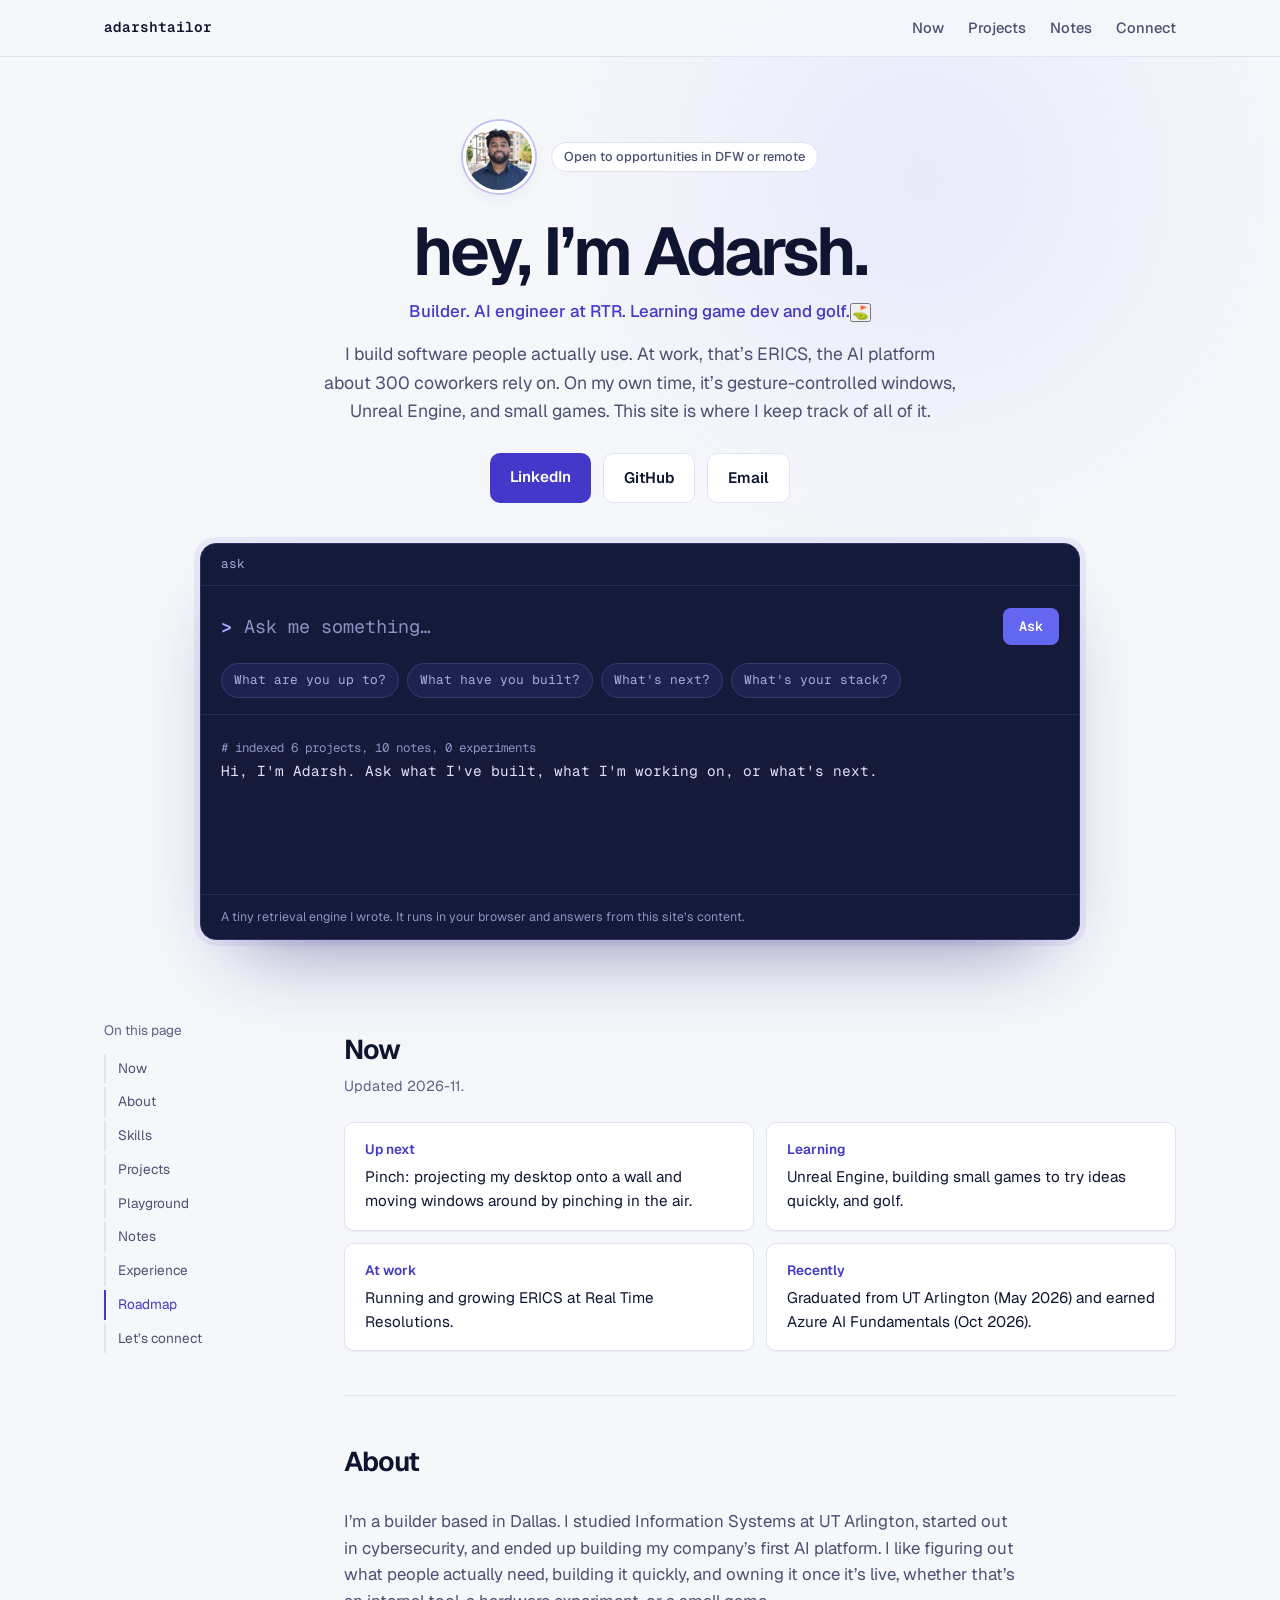
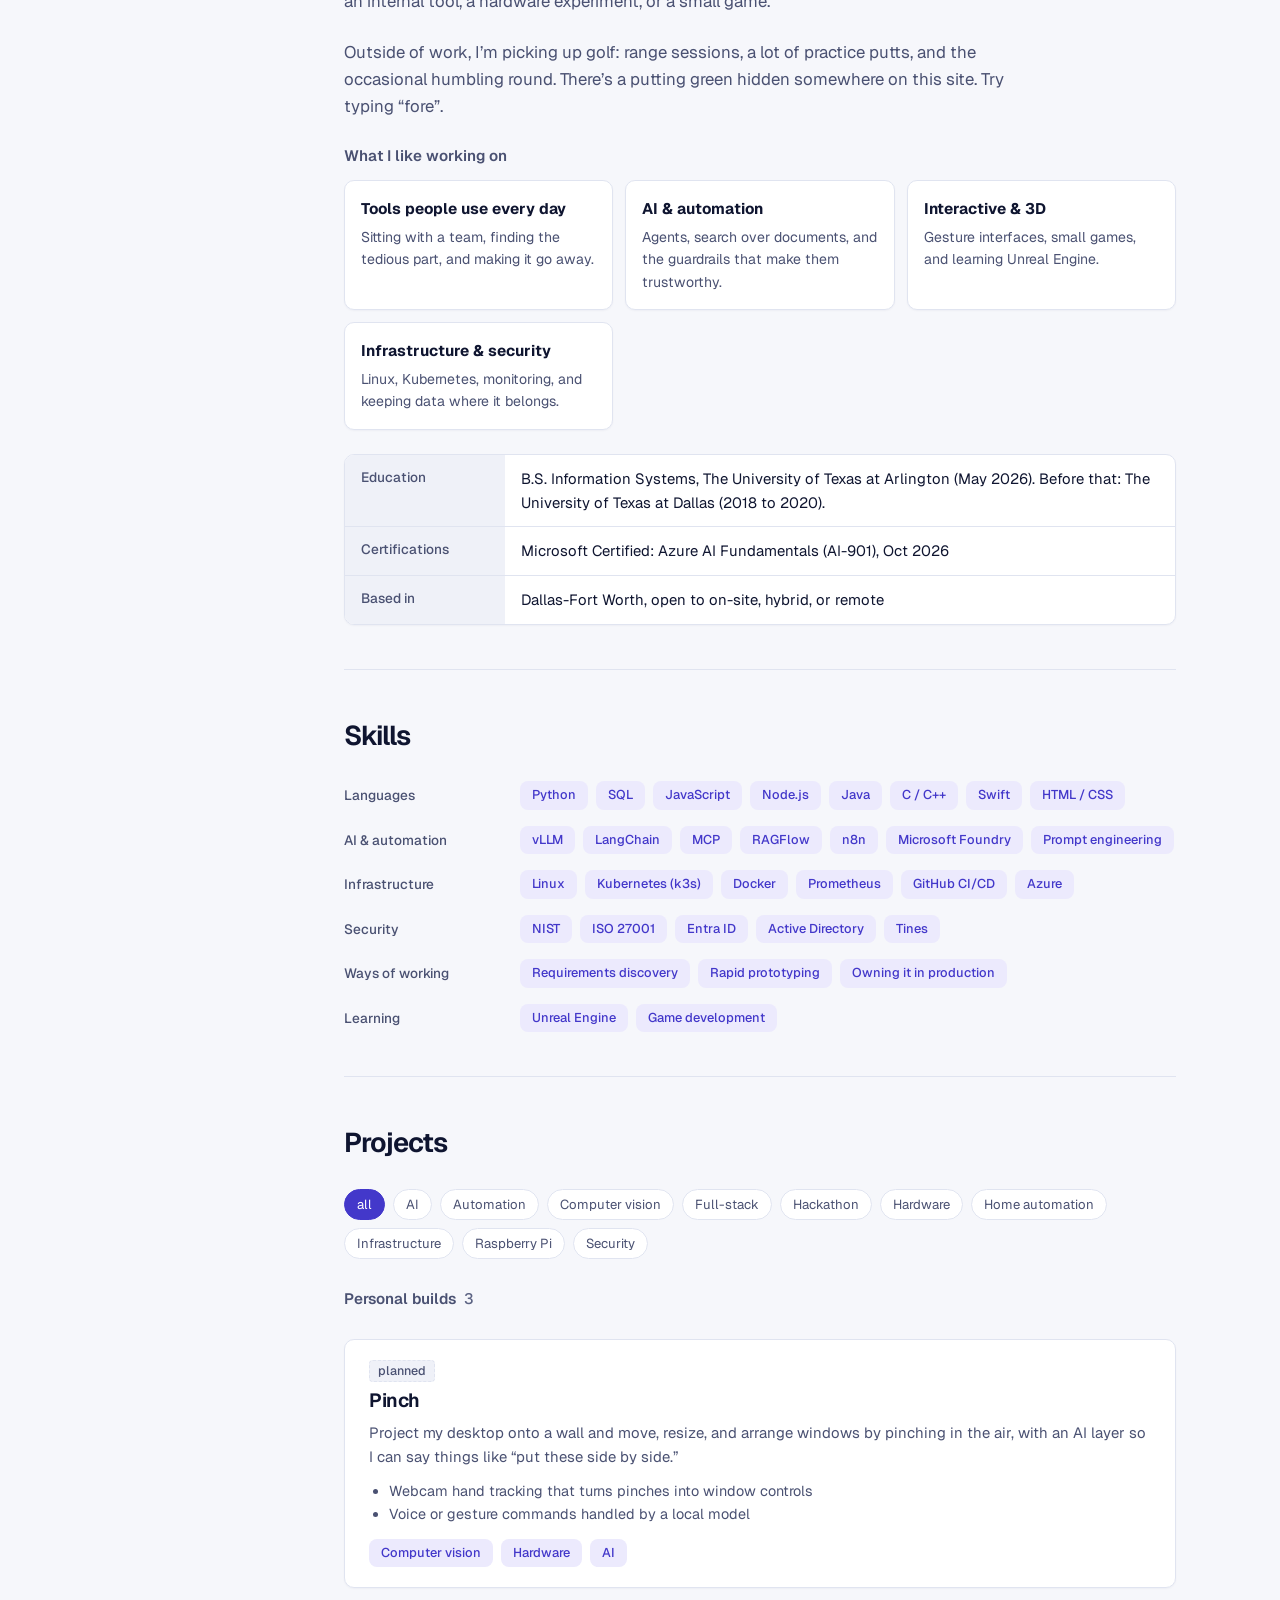
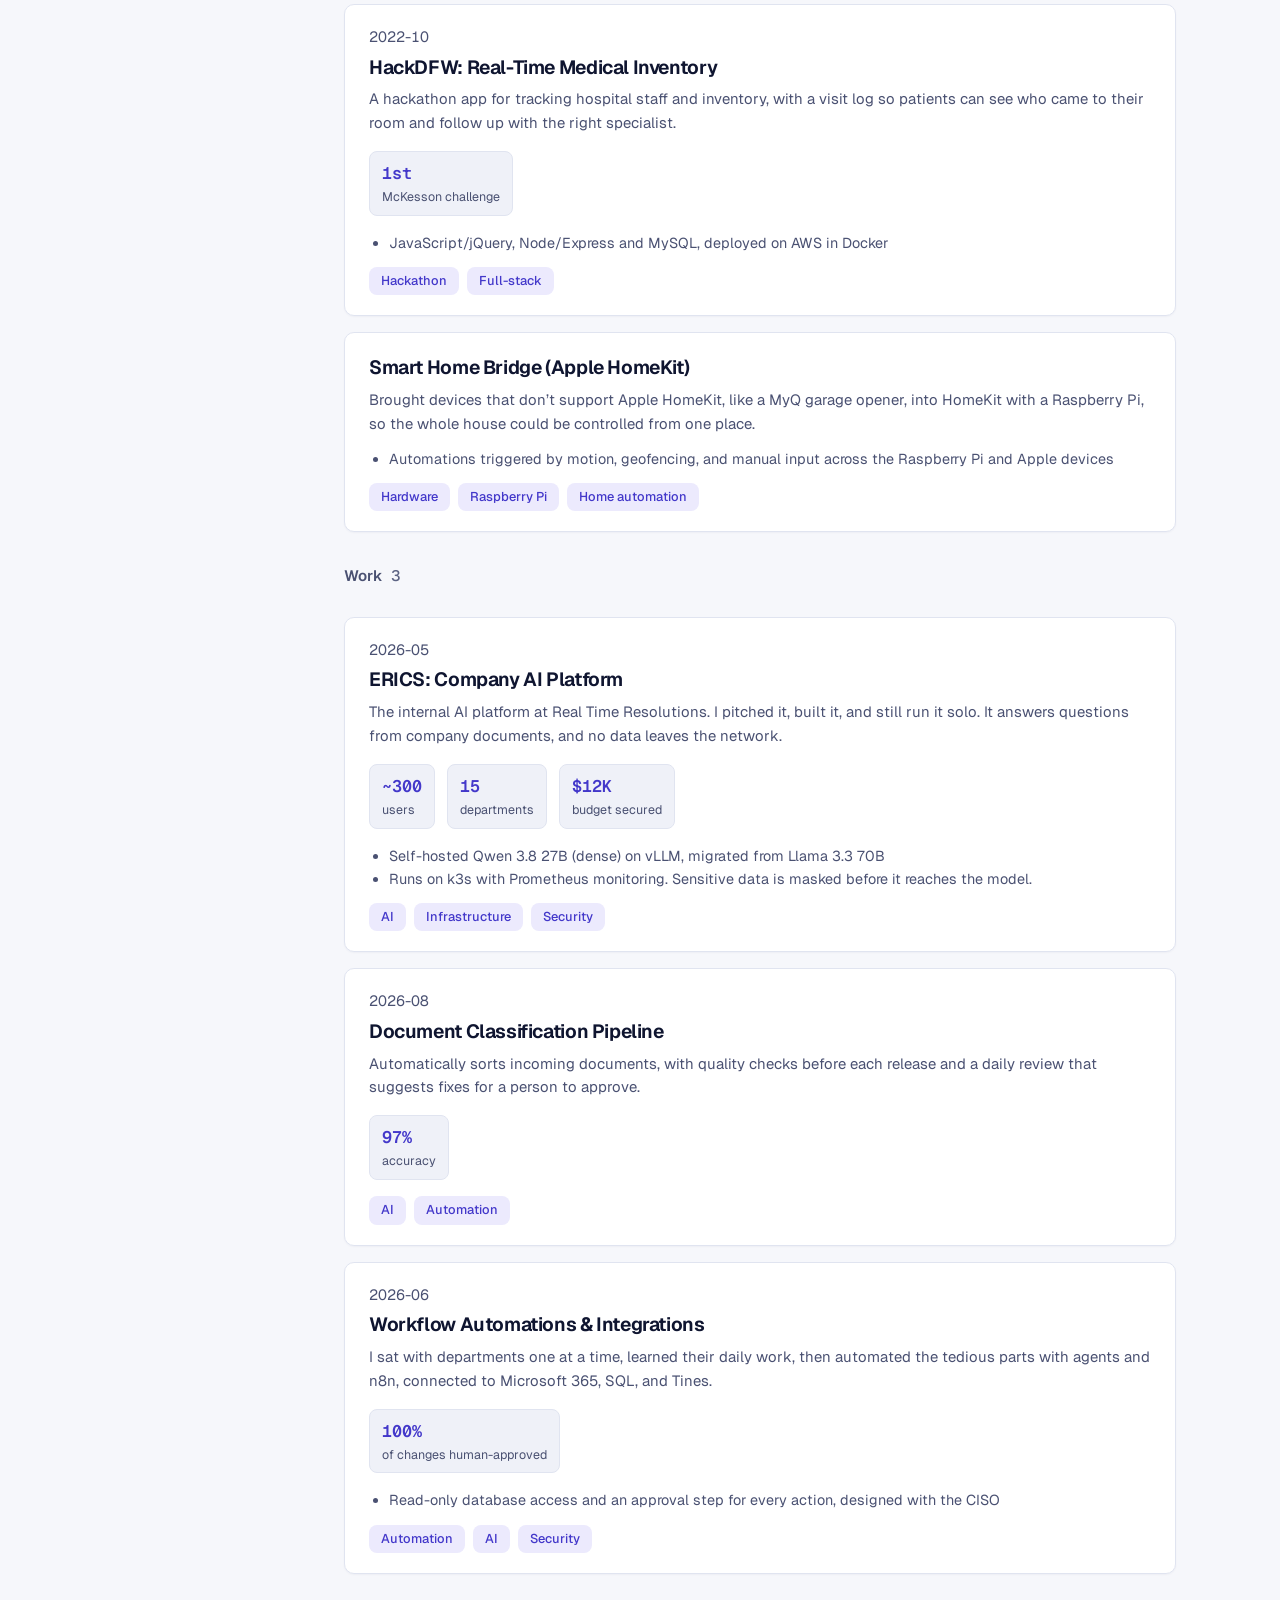
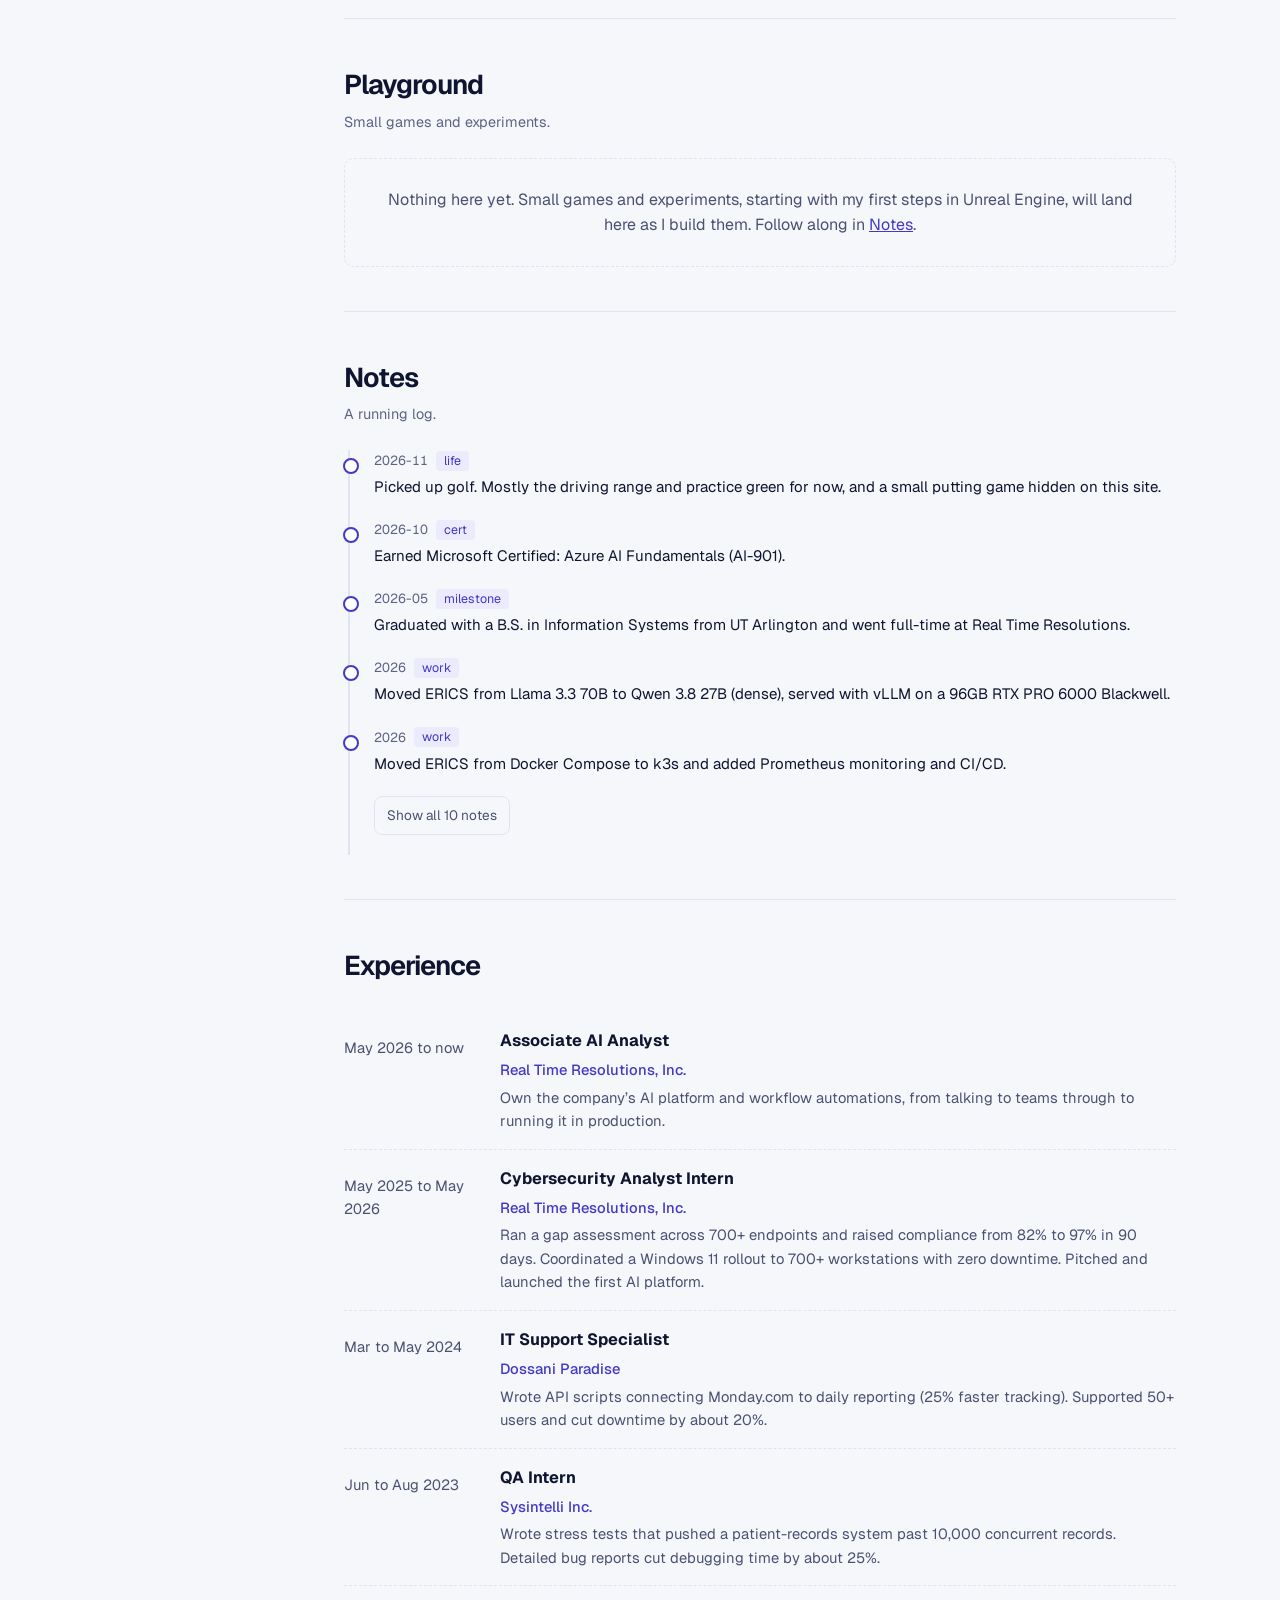
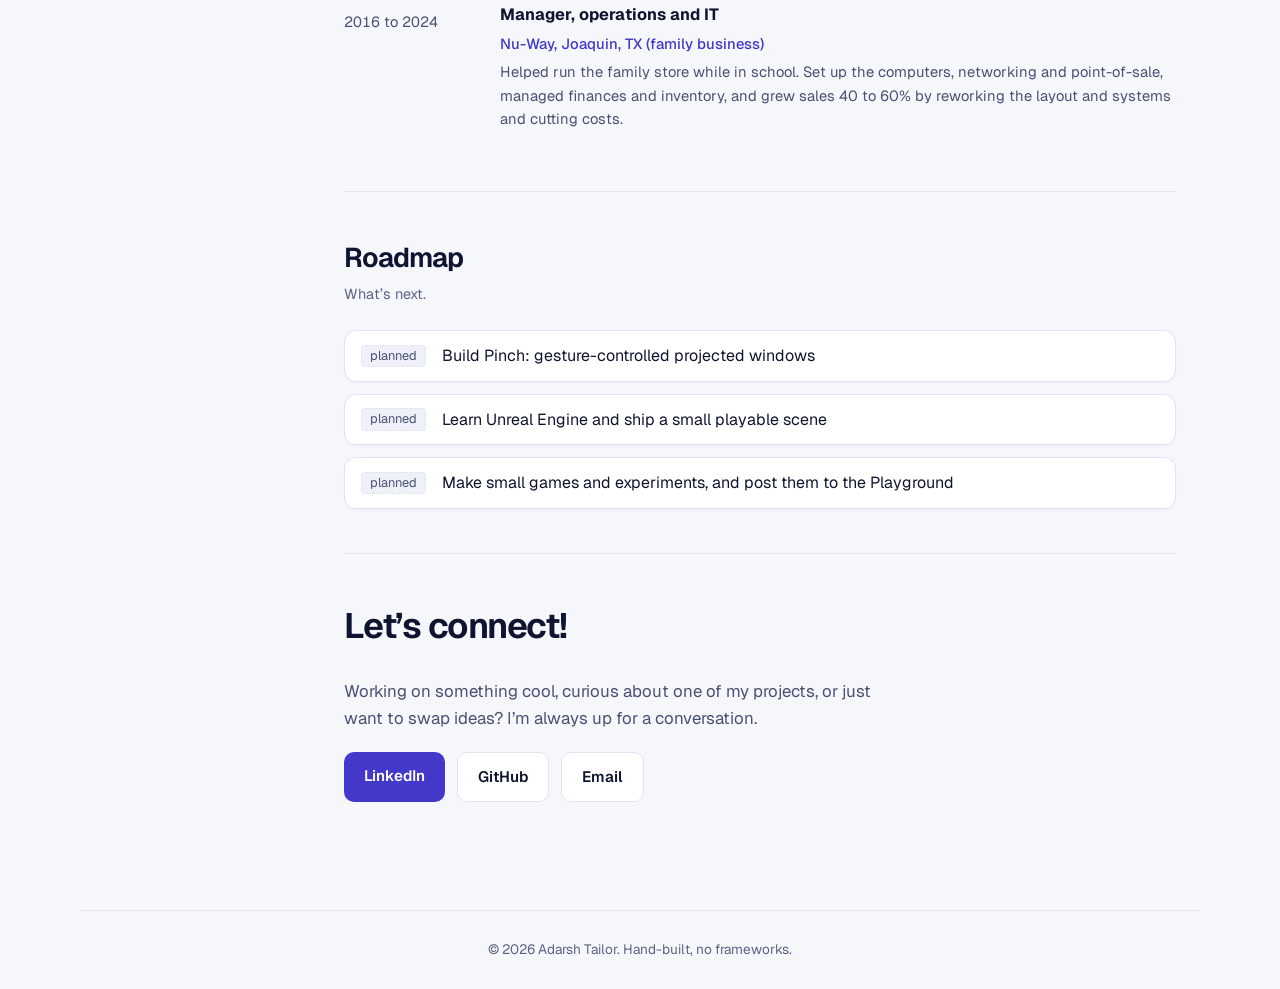
<file: index.html>
<!DOCTYPE html>
<html lang="en">
<head>
  <meta charset="UTF-8" />
  <meta name="theme-color" content="#f6f7fb" media="(prefers-color-scheme: light)" />
  <meta name="theme-color" content="#0b0e1d" media="(prefers-color-scheme: dark)" />
  <meta name="viewport" content="width=device-width, initial-scale=1.0" />
  <title>Adarsh Tailor</title>
  <meta name="description" content="What I’ve built, what I’m building, and notes along the way." />
  <link rel="preconnect" href="https://fonts.googleapis.com" />
  <link rel="preconnect" href="https://fonts.gstatic.com" crossorigin />
  <link href="https://fonts.googleapis.com/css2?family=Geist:wght@400;500;600;700&family=Geist+Mono:wght@400;500;600&display=swap" rel="stylesheet" />
  <link rel="stylesheet" href="styles.css" />
</head>
<body>
  <!-- index.html is generated from template.html + data.js by `node build.mjs`. Edit those, not index.html. -->
  <div class="bg-fx" id="bg-fx" aria-hidden="true"></div>
  <header class="nav">
    <div class="container nav-inner">
      <a href="#top" class="repo" id="repo">adarshtailor</a>
      <nav class="nav-links" aria-label="Main">
        <a href="#now">Now</a>
        <a href="#projects">Projects</a>
        <a href="#notes">Notes</a>
        <span id="nav-extra"></span>
        <a href="#contact">Connect</a>
      </nav>
    </div>
  </header>

  <main id="top">
    <section class="hero container">
      <div class="hero-left">
        <div class="intro-row">
          <span id="photo-slot"><img class="avatar" src="images/profile.jpg" alt="Photo of Adarsh Tailor" width="96" height="96" /></span>
          <p class="pill pill-status" id="status">Open to opportunities in DFW or remote</p>
        </div>
        <h1 id="name">hey, I’m Adarsh.</h1>
        <p class="headline" id="headline">Builder. AI engineer at RTR. Learning game dev and golf.</p>
        <p class="tagline" id="tagline">I build software people actually use. At work, that’s ERICS, the AI platform about 300 coworkers rely on. On my own time, it’s gesture-controlled windows, Unreal Engine, and small games. This site is where I keep track of all of it.</p>
        <div class="links contact-actions" id="links"><a class="btn btn-primary" href="https://www.linkedin.com/in/adarshtailor/" target="_blank" rel="noopener">LinkedIn</a><a class="btn btn-ghost" href="https://github.com/AdarshTailor" target="_blank" rel="noopener">GitHub</a><a class="btn btn-ghost" href="mailto:Adarshtailor@icloud.com">Email</a></div>
      </div>

      <div class="console" aria-label="Ask about me">
        <p class="console-bar">ask</p>
        <form class="console-input" id="ask-form">
          <span class="prompt" aria-hidden="true">&gt;</span>
          <input id="ask-input" autocomplete="off" placeholder="Ask me something…" aria-label="Your question" />
          <button type="submit" class="run">Ask</button>
        </form>
        <div class="suggestions" id="suggestions"></div>
        <div class="console-out" id="ask-out" aria-live="polite"></div>
        <p class="console-note">A tiny retrieval engine I wrote. It runs in your browser and answers from this site’s content.</p>
      </div>
    </section>

    <div class="card-layout container">
      <nav class="toc" aria-label="On this page">
        <p class="toc-title">On this page</p>
        <a href="#now">Now</a>
        <a href="#about">About</a>
        <a href="#skills-section">Skills</a>
        <a href="#projects">Projects</a>
        <a href="#playground">Playground</a>
        <a href="#notes">Notes</a>
        <a href="#experience">Experience</a>
        <a href="#roadmap-section">Roadmap</a>
        <a href="#contact">Let’s connect</a>
      </nav>

      <div class="card-body">
        <section id="now" class="section">
          <h2>Now</h2>
          <p class="sub" id="now-updated">Updated 2026-11.</p>
          <div class="now" id="now-list"><div class="now-item"><h3 class="k">Up next</h3><p>Pinch: projecting my desktop onto a wall and moving windows around by pinching in the air.</p></div><div class="now-item"><h3 class="k">Learning</h3><p>Unreal Engine, building small games to try ideas quickly, and golf.</p></div><div class="now-item"><h3 class="k">At work</h3><p>Running and growing ERICS at Real Time Resolutions.</p></div><div class="now-item"><h3 class="k">Recently</h3><p>Graduated from UT Arlington (May 2026) and earned Azure AI Fundamentals (Oct 2026).</p></div></div>
        </section>

        <section id="about" class="section">
          <h2>About</h2>
          <p class="lead" id="about-text">I’m a builder based in Dallas. I studied Information Systems at UT Arlington, started out in cybersecurity, and ended up building my company’s first AI platform. I like figuring out what people actually need, building it quickly, and owning it once it’s live, whether that’s an internal tool, a hardware experiment, or a small game.</p>
          <p class="lead" id="about-personal">Outside of work, I’m picking up golf: range sessions, a lot of practice putts, and the occasional humbling round. There’s a putting green hidden somewhere on this site. Try typing “fore”.</p>
          <h3 class="group-title">What I like working on</h3>
          <div class="roles" id="focus"><div class="role"><h4>Tools people use every day</h4><p>Sitting with a team, finding the tedious part, and making it go away.</p></div><div class="role"><h4>AI &amp; automation</h4><p>Agents, search over documents, and the guardrails that make them trustworthy.</p></div><div class="role"><h4>Interactive &amp; 3D</h4><p>Gesture interfaces, small games, and learning Unreal Engine.</p></div><div class="role"><h4>Infrastructure &amp; security</h4><p>Linux, Kubernetes, monitoring, and keeping data where it belongs.</p></div></div>
          <div class="background" id="background"><dl class="kv"><dt>Education</dt><dd>B.S. Information Systems, The University of Texas at Arlington (May 2026). Before that: The University of Texas at Dallas (2018 to 2020).</dd><dt>Certifications</dt><dd>Microsoft Certified: Azure AI Fundamentals (AI-901), Oct 2026</dd><dt>Based in</dt><dd>Dallas-Fort Worth, open to on-site, hybrid, or remote</dd></dl></div>
        </section>

        <section id="skills-section" class="section">
          <h2>Skills</h2>
          <div class="skills" id="skills"><div class="skill-row"><h3 class="k">Languages</h3><div class="chips"><span class="chip">Python</span><span class="chip">SQL</span><span class="chip">JavaScript</span><span class="chip">Node.js</span><span class="chip">Java</span><span class="chip">C / C++</span><span class="chip">Swift</span><span class="chip">HTML / CSS</span></div></div><div class="skill-row"><h3 class="k">AI &amp; automation</h3><div class="chips"><span class="chip">vLLM</span><span class="chip">LangChain</span><span class="chip">MCP</span><span class="chip">RAGFlow</span><span class="chip">n8n</span><span class="chip">Microsoft Foundry</span><span class="chip">Prompt engineering</span></div></div><div class="skill-row"><h3 class="k">Infrastructure</h3><div class="chips"><span class="chip">Linux</span><span class="chip">Kubernetes (k3s)</span><span class="chip">Docker</span><span class="chip">Prometheus</span><span class="chip">GitHub CI/CD</span><span class="chip">Azure</span></div></div><div class="skill-row"><h3 class="k">Security</h3><div class="chips"><span class="chip">NIST</span><span class="chip">ISO 27001</span><span class="chip">Entra ID</span><span class="chip">Active Directory</span><span class="chip">Tines</span></div></div><div class="skill-row"><h3 class="k">Ways of working</h3><div class="chips"><span class="chip">Requirements discovery</span><span class="chip">Rapid prototyping</span><span class="chip">Owning it in production</span></div></div><div class="skill-row"><h3 class="k">Learning</h3><div class="chips"><span class="chip">Unreal Engine</span><span class="chip">Game development</span></div></div></div>
        </section>

        <section id="projects" class="section">
          <h2>Projects</h2>
          <div class="filters" id="filters" role="group" aria-label="Filter projects by tag"><button type="button" class="filter active" data-tag="all" aria-pressed="true">all</button><button type="button" class="filter" data-tag="AI" aria-pressed="false">AI</button><button type="button" class="filter" data-tag="Automation" aria-pressed="false">Automation</button><button type="button" class="filter" data-tag="Computer vision" aria-pressed="false">Computer vision</button><button type="button" class="filter" data-tag="Full-stack" aria-pressed="false">Full-stack</button><button type="button" class="filter" data-tag="Hackathon" aria-pressed="false">Hackathon</button><button type="button" class="filter" data-tag="Hardware" aria-pressed="false">Hardware</button><button type="button" class="filter" data-tag="Home automation" aria-pressed="false">Home automation</button><button type="button" class="filter" data-tag="Infrastructure" aria-pressed="false">Infrastructure</button><button type="button" class="filter" data-tag="Raspberry Pi" aria-pressed="false">Raspberry Pi</button><button type="button" class="filter" data-tag="Security" aria-pressed="false">Security</button></div>
          <div class="evals" id="evals"><h3 class="group-title">Personal builds <span class="count">3</span></h3>
      <article class="eval no-img" id="p-pinch">
        
        <div class="eval-body">
          <p class="eval-id"><span class="badge badge-planned">planned</span></p>
          <h3>Pinch</h3>
          <p>Project my desktop onto a wall and move, resize, and arrange windows by pinching in the air, with an AI layer so I can say things like “put these side by side.”</p>
          <ul><li>Webcam hand tracking that turns pinches into window controls</li><li>Voice or gesture commands handled by a local model</li></ul>
          <div class="chips"><span class="chip">Computer vision</span><span class="chip">Hardware</span><span class="chip">AI</span></div>
          
        </div>
      </article>
      <article class="eval no-img" id="p-hackdfw-real-time-medical-inventory">
        
        <div class="eval-body">
          <p class="eval-id"><time>2022-10</time></p>
          <h3>HackDFW: Real-Time Medical Inventory</h3>
          <p>A hackathon app for tracking hospital staff and inventory, with a visit log so patients can see who came to their room and follow up with the right specialist.</p>
          <dl class="metrics"><div class="metric"><dt>McKesson challenge</dt><dd>1st</dd></div></dl><ul><li>JavaScript/jQuery, Node/Express and MySQL, deployed on AWS in Docker</li></ul>
          <div class="chips"><span class="chip">Hackathon</span><span class="chip">Full-stack</span></div>
          
        </div>
      </article>
      <article class="eval no-img" id="p-smart-home-bridge-apple-homekit">
        
        <div class="eval-body">
          
          <h3>Smart Home Bridge (Apple HomeKit)</h3>
          <p>Brought devices that don’t support Apple HomeKit, like a MyQ garage opener, into HomeKit with a Raspberry Pi, so the whole house could be controlled from one place.</p>
          <ul><li>Automations triggered by motion, geofencing, and manual input across the Raspberry Pi and Apple devices</li></ul>
          <div class="chips"><span class="chip">Hardware</span><span class="chip">Raspberry Pi</span><span class="chip">Home automation</span></div>
          
        </div>
      </article><h3 class="group-title">Work <span class="count">3</span></h3>
      <article class="eval no-img" id="p-erics-company-ai-platform">
        
        <div class="eval-body">
          <p class="eval-id"><time>2026-05</time></p>
          <h3>ERICS: Company AI Platform</h3>
          <p>The internal AI platform at Real Time Resolutions. I pitched it, built it, and still run it solo. It answers questions from company documents, and no data leaves the network.</p>
          <dl class="metrics"><div class="metric"><dt>users</dt><dd>~300</dd></div><div class="metric"><dt>departments</dt><dd>15</dd></div><div class="metric"><dt>budget secured</dt><dd>$12K</dd></div></dl><ul><li>Self-hosted Qwen 3.8 27B (dense) on vLLM, migrated from Llama 3.3 70B</li><li>Runs on k3s with Prometheus monitoring. Sensitive data is masked before it reaches the model.</li></ul>
          <div class="chips"><span class="chip">AI</span><span class="chip">Infrastructure</span><span class="chip">Security</span></div>
          
        </div>
      </article>
      <article class="eval no-img" id="p-document-classification-pipeline">
        
        <div class="eval-body">
          <p class="eval-id"><time>2026-08</time></p>
          <h3>Document Classification Pipeline</h3>
          <p>Automatically sorts incoming documents, with quality checks before each release and a daily review that suggests fixes for a person to approve.</p>
          <dl class="metrics"><div class="metric"><dt>accuracy</dt><dd>97%</dd></div></dl>
          <div class="chips"><span class="chip">AI</span><span class="chip">Automation</span></div>
          
        </div>
      </article>
      <article class="eval no-img" id="p-workflow-automations-integrations">
        
        <div class="eval-body">
          <p class="eval-id"><time>2026-06</time></p>
          <h3>Workflow Automations &amp; Integrations</h3>
          <p>I sat with departments one at a time, learned their daily work, then automated the tedious parts with agents and n8n, connected to Microsoft 365, SQL, and Tines.</p>
          <dl class="metrics"><div class="metric"><dt>of changes human-approved</dt><dd>100%</dd></div></dl><ul><li>Read-only database access and an approval step for every action, designed with the CISO</li></ul>
          <div class="chips"><span class="chip">Automation</span><span class="chip">AI</span><span class="chip">Security</span></div>
          
        </div>
      </article></div>
        </section>

        <section id="playground" class="section">
          <h2>Playground</h2>
          <p class="sub">Small games and experiments.</p>
          <div class="play-grid" id="playground-grid"><p class="play-empty">Nothing here yet. Small games and experiments, starting with my first steps in Unreal Engine, will land here as I build them. Follow along in <a href="#notes">Notes</a>.</p></div>
        </section>

        <section id="notes" class="section">
          <h2>Notes</h2>
          <p class="sub" id="log-filter-label">A running log.</p>
          <ol class="log" id="log"><li><p class="when"><time>2026-11</time><span class="tag">life</span></p><p>Picked up golf. Mostly the driving range and practice green for now, and a small putting game hidden on this site.</p></li><li><p class="when"><time>2026-10</time><span class="tag">cert</span></p><p>Earned Microsoft Certified: Azure AI Fundamentals (AI-901).</p></li><li><p class="when"><time>2026-05</time><span class="tag">milestone</span></p><p>Graduated with a B.S. in Information Systems from UT Arlington and went full-time at Real Time Resolutions.</p></li><li><p class="when"><time>2026</time><span class="tag">work</span></p><p>Moved ERICS from Llama 3.3 70B to Qwen 3.8 27B (dense), served with vLLM on a 96GB RTX PRO 6000 Blackwell.</p></li><li><p class="when"><time>2026</time><span class="tag">work</span></p><p>Moved ERICS from Docker Compose to k3s and added Prometheus monitoring and CI/CD.</p></li><li><button type="button" class="log-more" id="log-more">Show all 10 notes</button></li></ol>
        </section>

        <section id="experience" class="section">
          <h2>Experience</h2>
          <ol class="changelog" id="experience-list"><li>
        <p class="ver"><time>May 2026 to now</time></p>
        <div><h3>Associate AI Analyst</h3><p class="org">Real Time Resolutions, Inc.</p><p>Own the company’s AI platform and workflow automations, from talking to teams through to running it in production.</p></div>
      </li><li>
        <p class="ver"><time>May 2025 to May 2026</time></p>
        <div><h3>Cybersecurity Analyst Intern</h3><p class="org">Real Time Resolutions, Inc.</p><p>Ran a gap assessment across 700+ endpoints and raised compliance from 82% to 97% in 90 days. Coordinated a Windows 11 rollout to 700+ workstations with zero downtime. Pitched and launched the first AI platform.</p></div>
      </li><li>
        <p class="ver"><time>Mar to May 2024</time></p>
        <div><h3>IT Support Specialist</h3><p class="org">Dossani Paradise</p><p>Wrote API scripts connecting Monday.com to daily reporting (25% faster tracking). Supported 50+ users and cut downtime by about 20%.</p></div>
      </li><li>
        <p class="ver"><time>Jun to Aug 2023</time></p>
        <div><h3>QA Intern</h3><p class="org">Sysintelli Inc.</p><p>Wrote stress tests that pushed a patient-records system past 10,000 concurrent records. Detailed bug reports cut debugging time by about 25%.</p></div>
      </li><li>
        <p class="ver"><time>2016 to 2024</time></p>
        <div><h3>Manager, operations and IT</h3><p class="org">Nu-Way, Joaquin, TX (family business)</p><p>Helped run the family store while in school. Set up the computers, networking and point-of-sale, managed finances and inventory, and grew sales 40 to 60% by reworking the layout and systems and cutting costs.</p></div>
      </li></ol>
        </section>

        <section id="roadmap-section" class="section">
          <h2>Roadmap</h2>
          <p class="sub">What’s next.</p>
          <ul class="roadmap" id="roadmap"><li><span class="rm-status rm-planned">planned</span><span class="rm-item">Build Pinch: gesture-controlled projected windows</span></li><li><span class="rm-status rm-planned">planned</span><span class="rm-item">Learn Unreal Engine and ship a small playable scene</span></li><li><span class="rm-status rm-planned">planned</span><span class="rm-item">Make small games and experiments, and post them to the Playground</span></li></ul>
        </section>

        <section id="contact" class="section contact">
          <h2>Let’s connect!</h2>
          <p id="contact-blurb">Working on something cool, curious about one of my projects, or just want to swap ideas? I’m always up for a conversation.</p>
          <div class="contact-actions" id="connect-links"><a class="btn btn-primary" href="https://www.linkedin.com/in/adarshtailor/" target="_blank" rel="noopener">LinkedIn</a><a class="btn btn-ghost" href="https://github.com/AdarshTailor" target="_blank" rel="noopener">GitHub</a><a class="btn btn-ghost" href="mailto:Adarshtailor@icloud.com">Email</a></div>
        </section>
      </div>
    </div>
  </main>

  <footer class="footer container" id="footer">© 2026 Adarsh Tailor. Hand-built, no frameworks.</footer>

  <script src="data.js"></script>
  <script src="render.js"></script>
  <script src="script.js"></script>
  <script src="golf.js" defer></script>
</body>
</html>
</file>
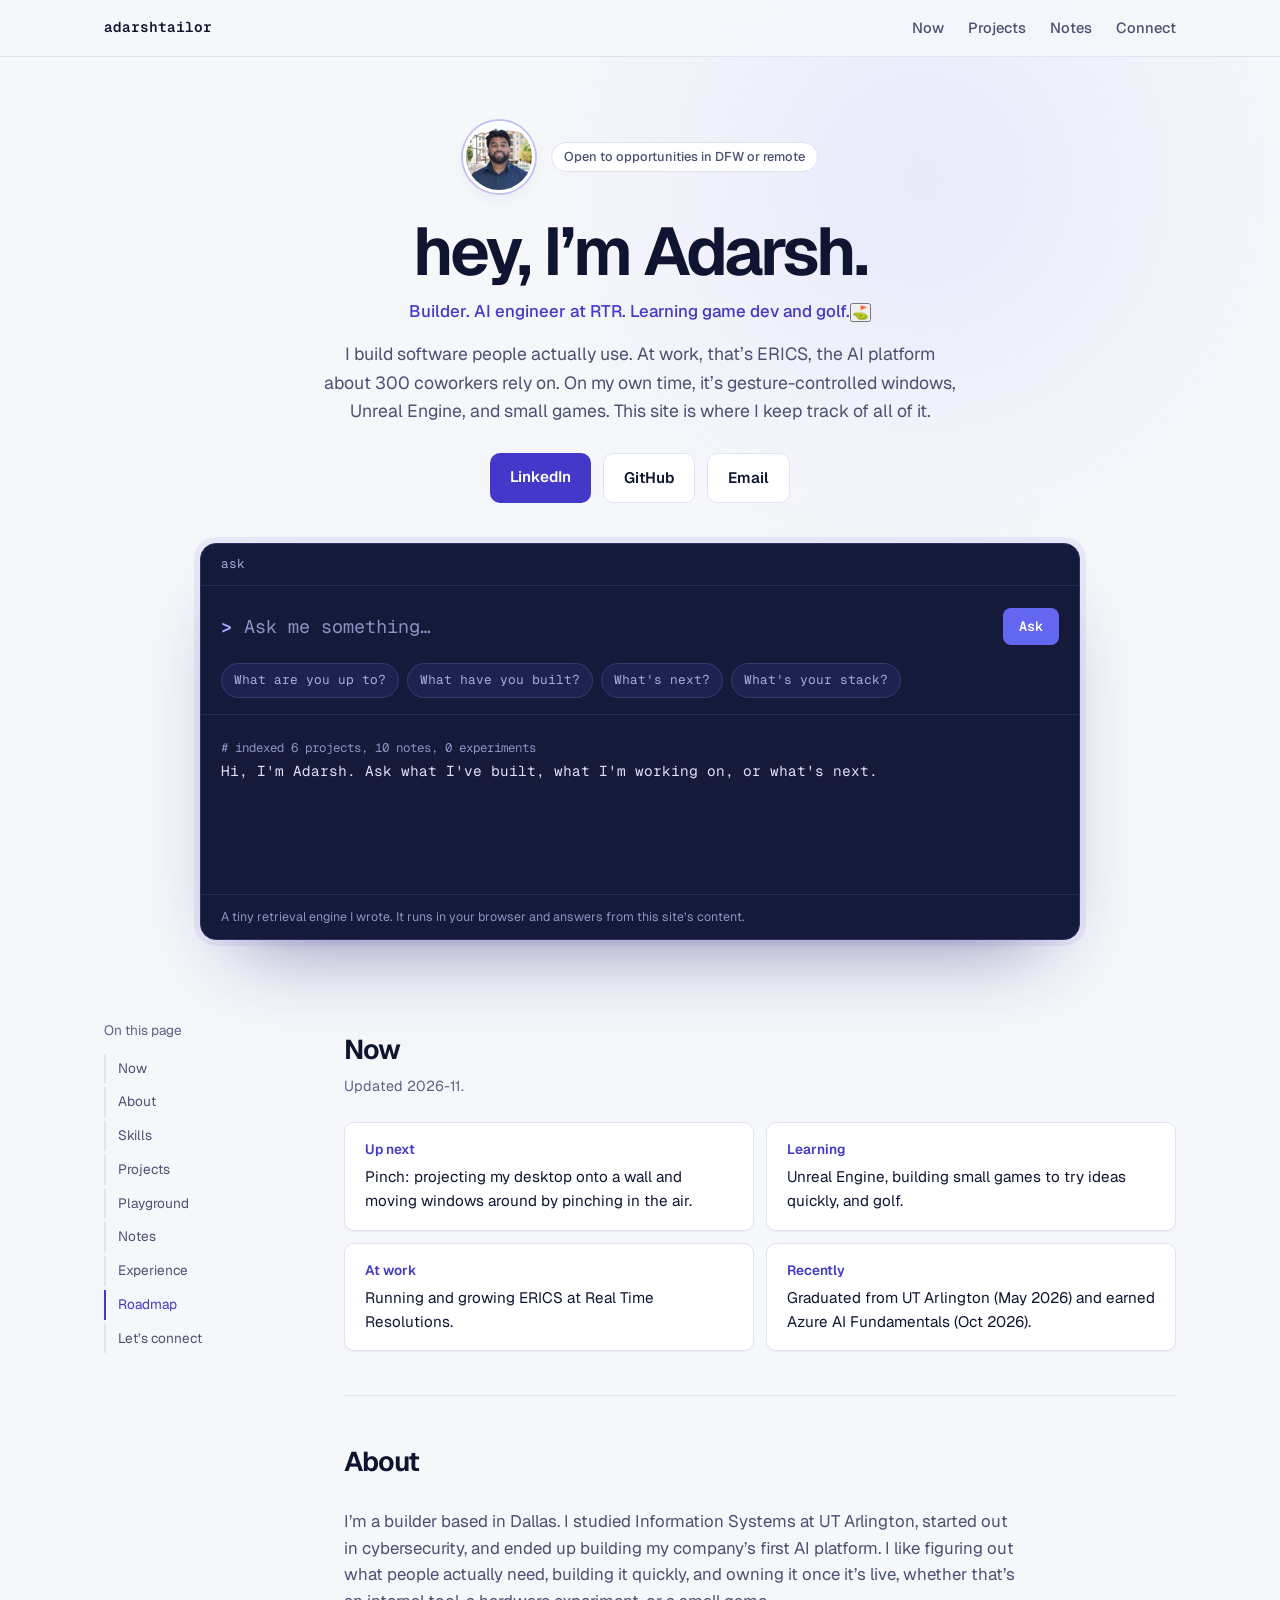
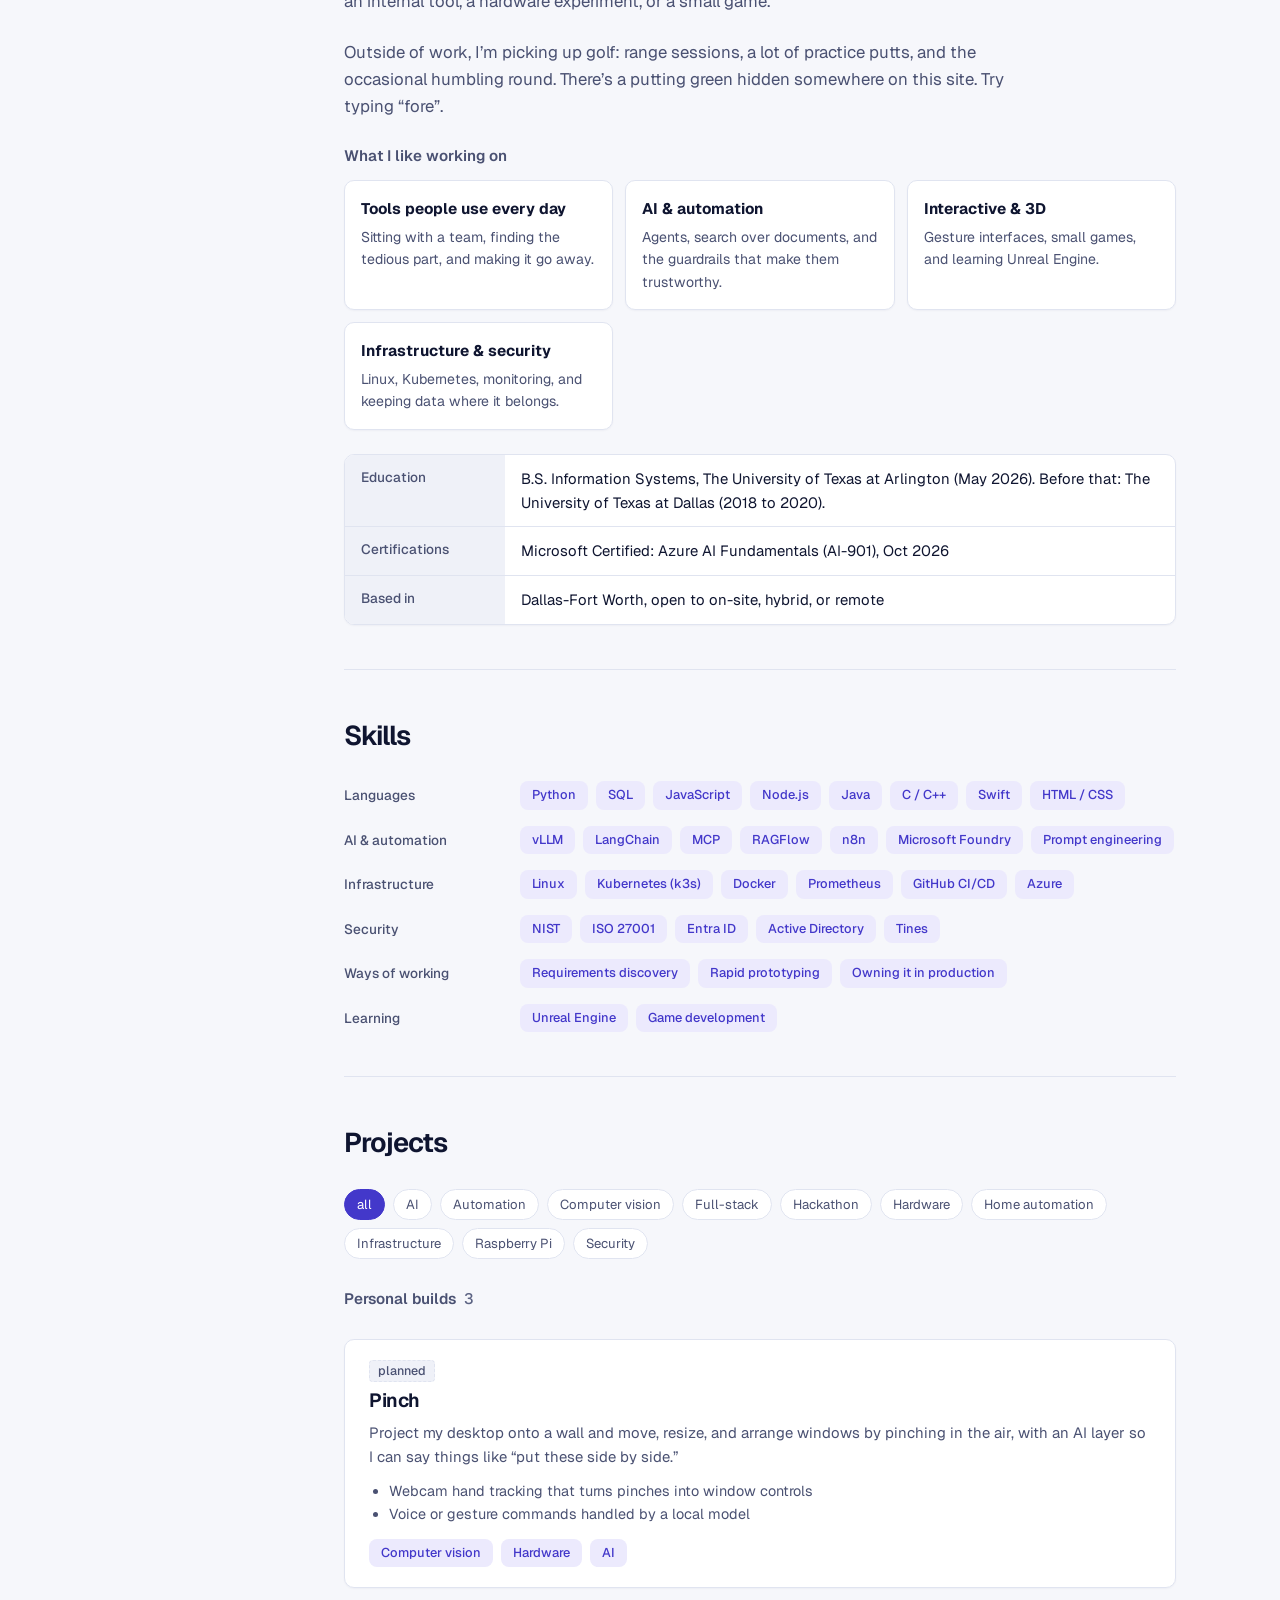
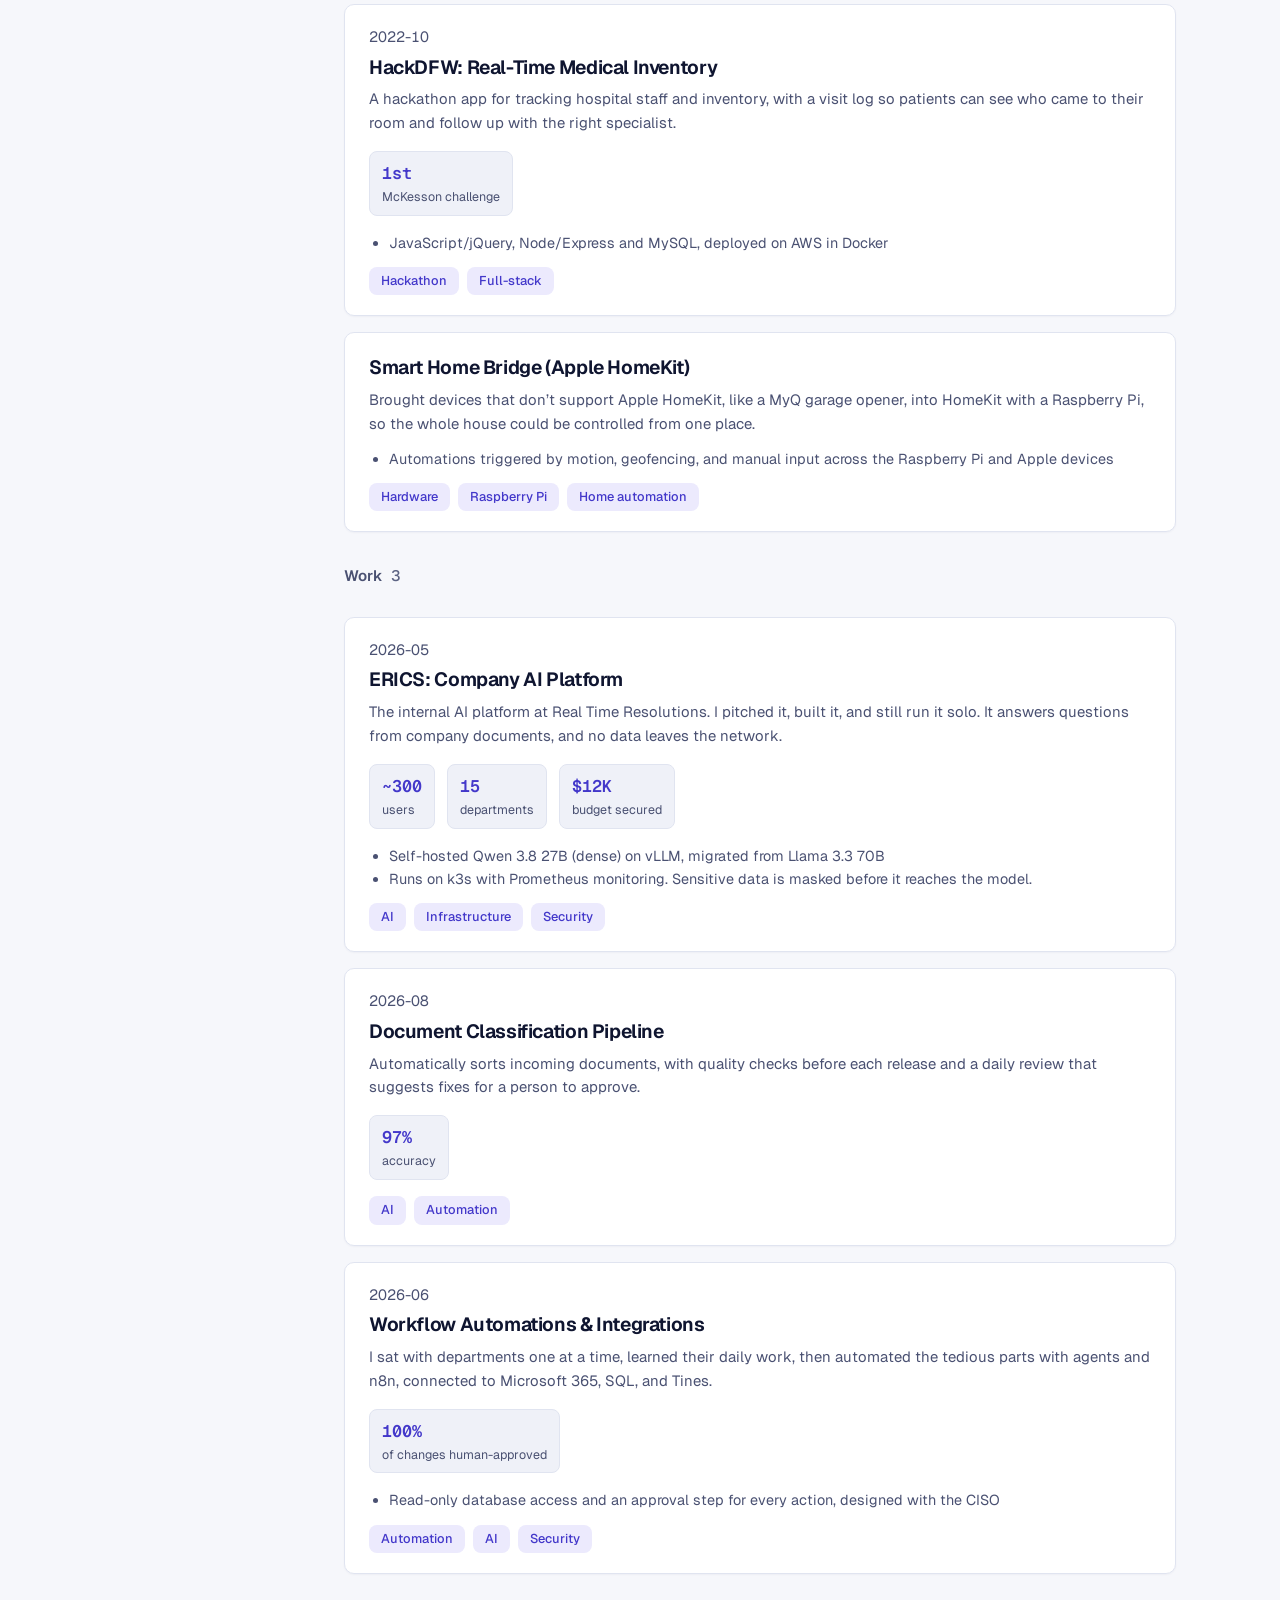
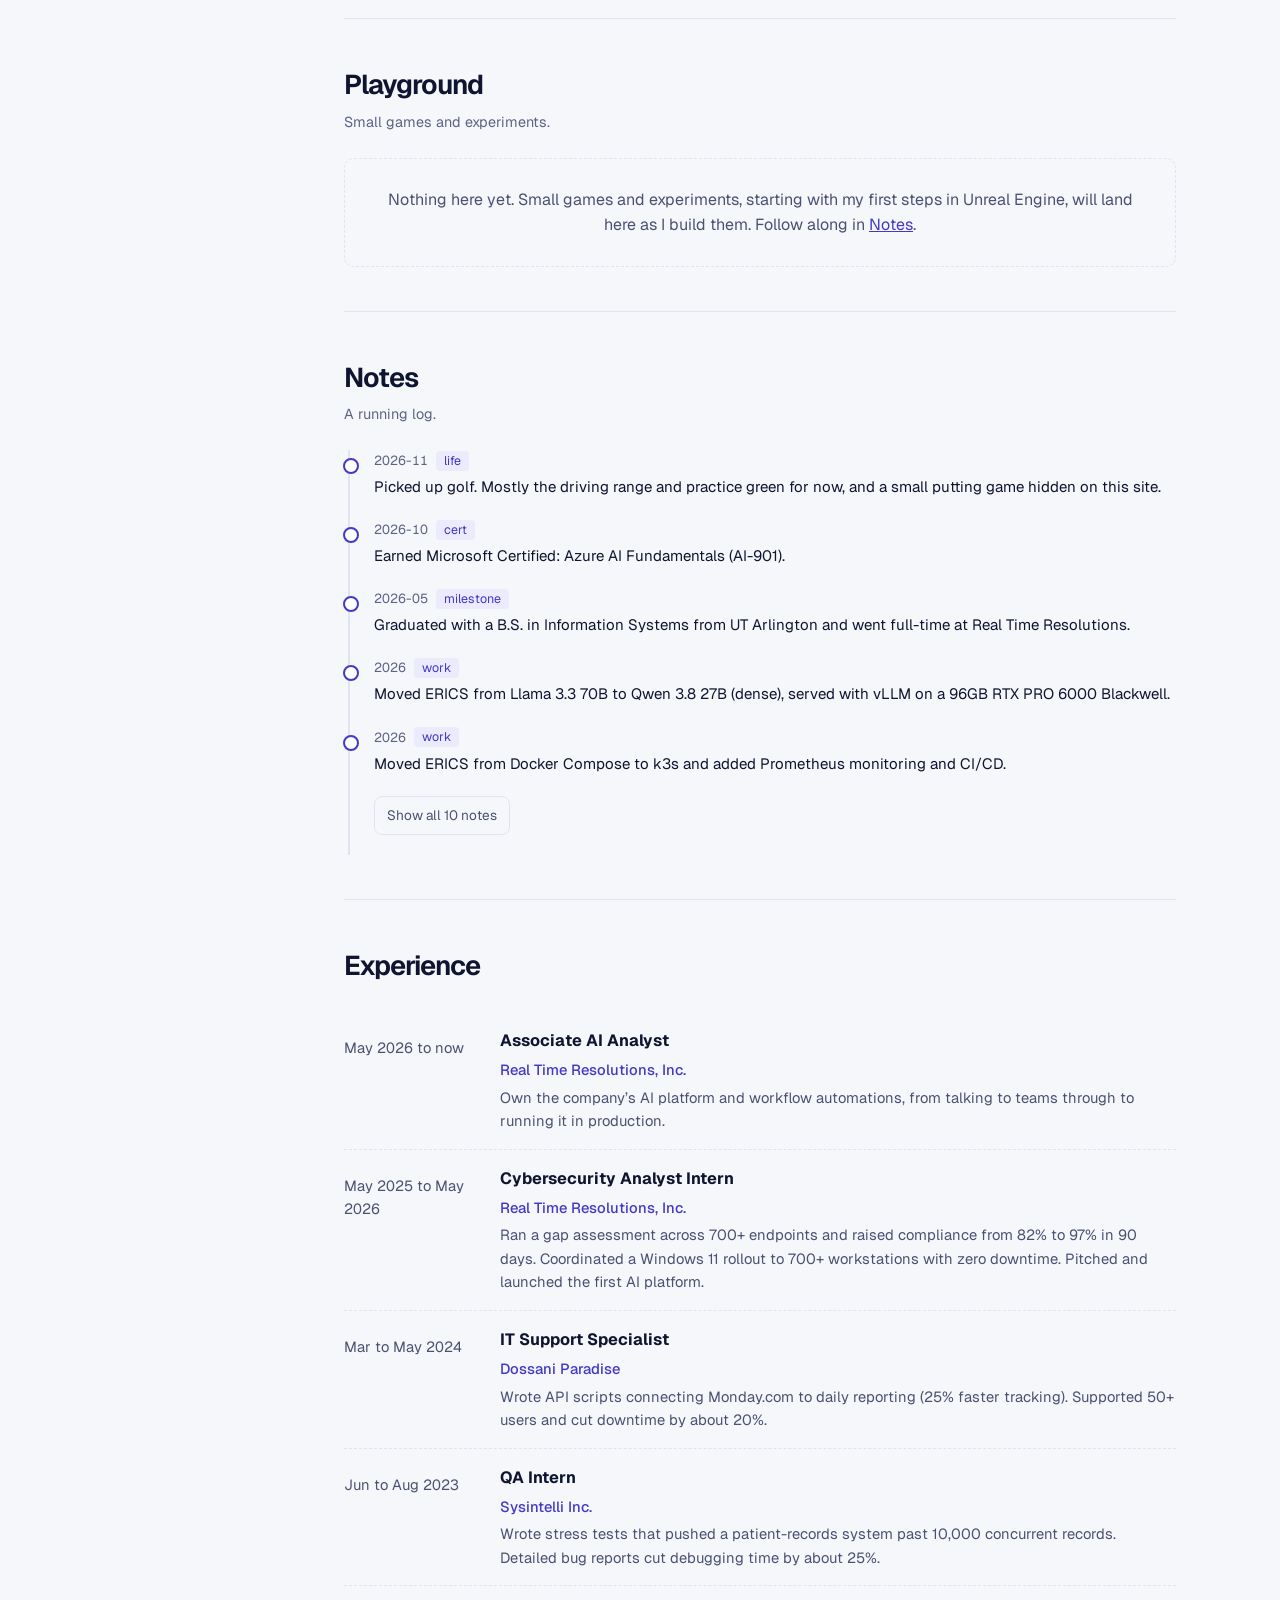
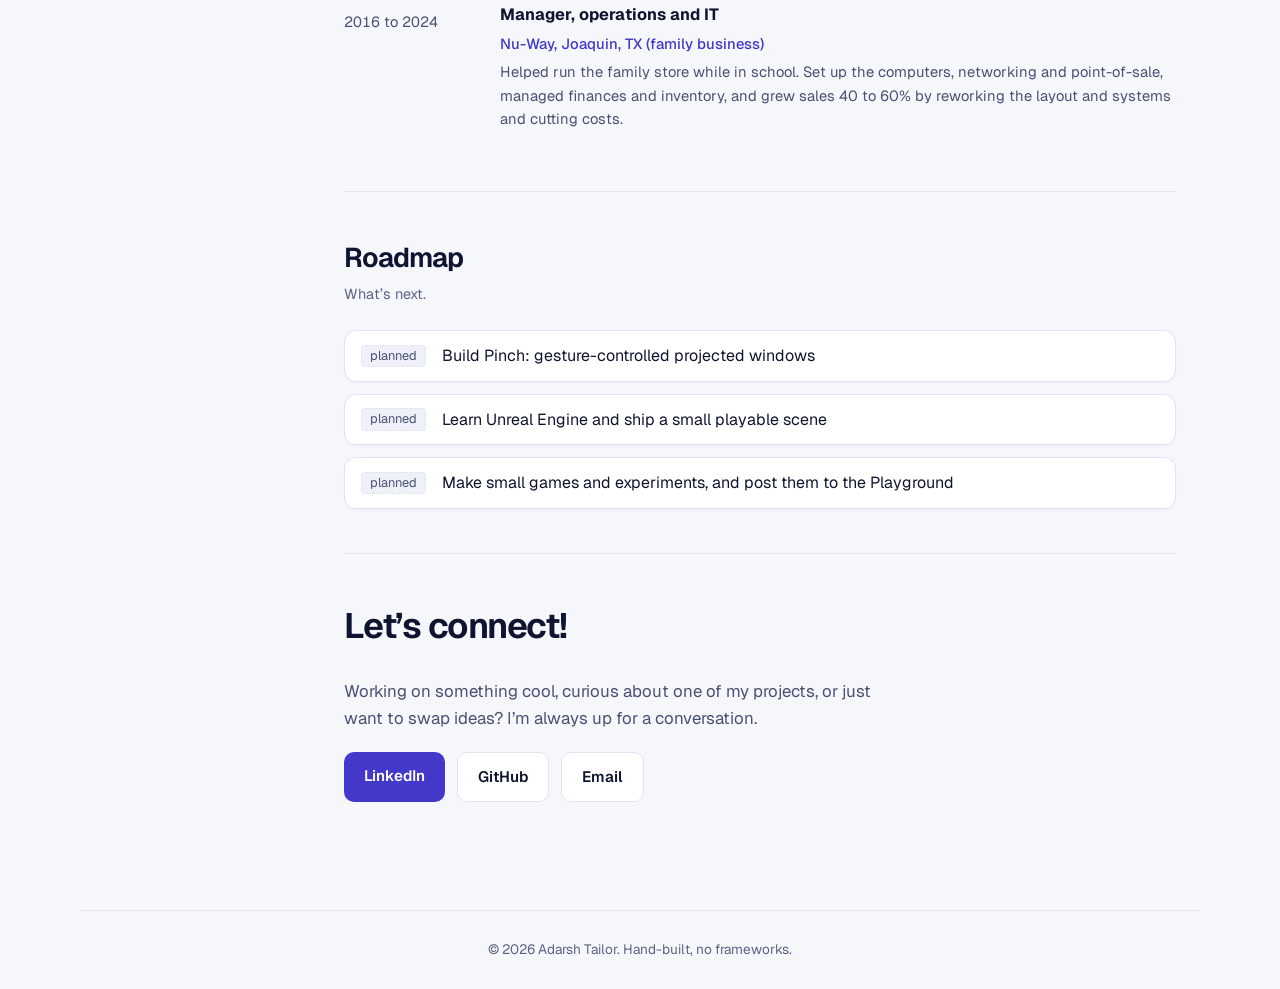
<file: template.html>
<!DOCTYPE html>
<html lang="en">
<head>
  <meta charset="UTF-8" />
  <meta name="theme-color" content="#f6f7fb" media="(prefers-color-scheme: light)" />
  <meta name="theme-color" content="#0b0e1d" media="(prefers-color-scheme: dark)" />
  <meta name="viewport" content="width=device-width, initial-scale=1.0" />
  <title>Adarsh Tailor</title>
  <meta name="description" content="What I’ve built, what I’m building, and notes along the way." />
  <link rel="preconnect" href="https://fonts.googleapis.com" />
  <link rel="preconnect" href="https://fonts.gstatic.com" crossorigin />
  <link href="https://fonts.googleapis.com/css2?family=Geist:wght@400;500;600;700&family=Geist+Mono:wght@400;500;600&display=swap" rel="stylesheet" />
  <link rel="stylesheet" href="styles.css" />
</head>
<body>
  <!-- index.html is generated from template.html + data.js by `node build.mjs`. Edit those, not index.html. -->
  <div class="bg-fx" id="bg-fx" aria-hidden="true"></div>
  <header class="nav">
    <div class="container nav-inner">
      <a href="#top" class="repo" id="repo"></a>
      <nav class="nav-links" aria-label="Main">
        <a href="#now">Now</a>
        <a href="#projects">Projects</a>
        <a href="#notes">Notes</a>
        <span id="nav-extra"></span>
        <a href="#contact">Connect</a>
      </nav>
    </div>
  </header>

  <main id="top">
    <section class="hero container">
      <div class="hero-left">
        <div class="intro-row">
          <span id="photo-slot"></span>
          <p class="pill pill-status" id="status"></p>
        </div>
        <h1 id="name"></h1>
        <p class="headline" id="headline"></p>
        <p class="tagline" id="tagline"></p>
        <div class="links contact-actions" id="links"></div>
      </div>

      <div class="console" aria-label="Ask about me">
        <p class="console-bar">ask</p>
        <form class="console-input" id="ask-form">
          <span class="prompt" aria-hidden="true">&gt;</span>
          <input id="ask-input" autocomplete="off" placeholder="Ask me something…" aria-label="Your question" />
          <button type="submit" class="run">Ask</button>
        </form>
        <div class="suggestions" id="suggestions"></div>
        <div class="console-out" id="ask-out" aria-live="polite"></div>
        <p class="console-note">A tiny retrieval engine I wrote. It runs in your browser and answers from this site’s content.</p>
      </div>
    </section>

    <div class="card-layout container">
      <nav class="toc" aria-label="On this page">
        <p class="toc-title">On this page</p>
        <a href="#now">Now</a>
        <a href="#about">About</a>
        <a href="#skills-section">Skills</a>
        <a href="#projects">Projects</a>
        <a href="#playground">Playground</a>
        <a href="#notes">Notes</a>
        <a href="#experience">Experience</a>
        <a href="#roadmap-section">Roadmap</a>
        <a href="#contact">Let’s connect</a>
      </nav>

      <div class="card-body">
        <section id="now" class="section">
          <h2>Now</h2>
          <p class="sub" id="now-updated"></p>
          <div class="now" id="now-list"></div>
        </section>

        <section id="about" class="section">
          <h2>About</h2>
          <p class="lead" id="about-text"></p>
          <p class="lead" id="about-personal"></p>
          <h3 class="group-title">What I like working on</h3>
          <div class="roles" id="focus"></div>
          <div class="background" id="background"></div>
        </section>

        <section id="skills-section" class="section">
          <h2>Skills</h2>
          <div class="skills" id="skills"></div>
        </section>

        <section id="projects" class="section">
          <h2>Projects</h2>
          <div class="filters" id="filters" role="group" aria-label="Filter projects by tag"></div>
          <div class="evals" id="evals"></div>
        </section>

        <section id="playground" class="section">
          <h2>Playground</h2>
          <p class="sub">Small games and experiments.</p>
          <div class="play-grid" id="playground-grid"></div>
        </section>

        <section id="notes" class="section">
          <h2>Notes</h2>
          <p class="sub" id="log-filter-label"></p>
          <ol class="log" id="log"></ol>
        </section>

        <section id="experience" class="section">
          <h2>Experience</h2>
          <ol class="changelog" id="experience-list"></ol>
        </section>

        <section id="roadmap-section" class="section">
          <h2>Roadmap</h2>
          <p class="sub">What’s next.</p>
          <ul class="roadmap" id="roadmap"></ul>
        </section>

        <section id="contact" class="section contact">
          <h2>Let’s connect!</h2>
          <p id="contact-blurb"></p>
          <div class="contact-actions" id="connect-links"></div>
        </section>
      </div>
    </div>
  </main>

  <footer class="footer container" id="footer"></footer>

  <script src="data.js"></script>
  <script src="render.js"></script>
  <script src="script.js"></script>
  <script src="golf.js" defer></script>
</body>
</html>
</file>
<file: styles.css>
/* Hallmark · checked: 2026-11-26 · genre: editorial (inferred)
 * floor: 0 FAIL · fixed: 13 (7a, 19, 20, 26a, 34, 40, 47a, 48, 50, 62, 63, 67, 76) · reflex fixed: 24b, 26b, 38iii, 64 · structural: printed (9, 42, 58, 59, 78)
 * built: the project · redesign: polish · v2.0.0 */
/* Hallmark · waive 47b · one frame, the working ask box inside · the console answers real questions from this site's own projects and notes */
/* Hallmark · dismissed 46a · "25% faster" is Adarsh's own figure from his résumé (Monday.com reporting at Dossani Paradise) */
/* Hallmark · answered F7 · the cards are one family on purpose: now, roles, projects and roadmap share a surface so the page reads as one notebook */
/* Hallmark · dropped nav-resume · now rendered inside #nav-extra so build.mjs can bake it; the same résumé link, shown when resumeUrl is set */
/* Hallmark · dropped photo · now rendered inside #photo-slot so build.mjs can bake it; the same profile image with its alt text */

/* Colors follow the visitor's system appearance (iOS / macOS / Android light or dark mode). */
:root {
  /* Light: cool white + indigo. Change --accent to recolor the site. */
  --bg: #f6f7fb;
  --surface: #ffffff;
  --sunken: #eff1f8;
  --text: #0f1530;
  --muted: #4a5172;
  --faint: #5c6383;
  --border: #e0e4f0;
  --accent: #4338ca;        /* indigo: 7.6:1 on white */
  --accent-soft: #eceafd;
  --accent-line: #c4c0f4;
  --accent-ink: #ffffff;    /* text on a solid accent fill */
  --glow: #8b8ff8;          /* background glow + effects */
  --focus: var(--accent);
  --good: var(--accent);
  --good-soft: var(--accent-soft);
  --card-shadow: 0 1px 2px rgb(20 24 70 / .04);

  /* The ask box: the one deep-indigo surface, in both modes */
  --console: #15193a; --console-text: #dfe2ff; --console-bright: #ffffff; --console-line: #262b55;
  --console-edge: #2c3263; --console-muted: #a7acda; --console-dim: #8d93c4;
  --console-chip: #1d2250; --console-chip-line: #353b70;
  --console-glow: 0 40px 80px -40px rgb(30 30 110 / .55), 0 0 0 6px rgb(67 56 202 / .07);

  --shadow: rgb(20 24 70 / .12);
  --radius: 10px;
  --font-body: "Geist", system-ui, -apple-system, sans-serif;
  --font-mono: "Geist Mono", ui-monospace, Menlo, monospace;
  color-scheme: light dark;
}
@media (prefers-color-scheme: dark) {
  :root {
    /* Dark: deep navy + soft indigo */
    --bg: #0b0e1d;
    --surface: #131731;
    --sunken: #181d3b;
    --text: #e8eaff;
    --muted: #a9aed3;
    --faint: #9097bf;
    --border: #252a4b;
    --accent: #a5a8ff;      /* 8.6:1 on the dark background */
    --accent-soft: #1f2452;
    --accent-line: #3e4486;
    --accent-ink: #0f1530;
    --glow: #5b5ff0;
    --card-shadow: none;
    --console: #10142e; --console-line: #232850; --console-edge: #343a72;
    --console-chip: #191e46; --console-chip-line: #353b70;
    --console-glow: 0 40px 80px -40px rgb(0 0 0 / .8), 0 0 0 6px rgb(165 168 255 / .06);
    --shadow: rgb(0 0 0 / .45);
  }
}

* { box-sizing: border-box; margin: 0; padding: 0; }
html, body { overflow-x: clip; }
html { scroll-behavior: smooth; scroll-padding-top: 76px; scrollbar-color: var(--border) var(--bg); }
body {
  font-family: var(--font-body);
  background: var(--bg); color: var(--text);
  line-height: 1.6; -webkit-font-smoothing: antialiased;
  caret-color: var(--accent);
}
a { color: inherit; }
h1, h2, h3, h4 { text-wrap: balance; overflow-wrap: break-word; min-width: 0; }
time, .metric dd, .rm-status { font-variant-numeric: tabular-nums; }
.container { max-width: 1120px; margin: 0 auto; padding: 0 24px; }
:empty:is(#about-personal, #nav-extra, #photo-slot) { display: none; }
::selection { background: var(--accent); color: var(--accent-ink); }

/* Focus: instant, visible on every interactive element */
:where(a, button, input, [tabindex]):focus-visible { outline: 2px solid var(--focus); outline-offset: 2px; border-radius: 4px; }
/* Pressed and disabled */
:where(.btn, .filter, .run, .suggestions button, .log-more):active { transform: translateY(1px); }
button:disabled { opacity: .5; cursor: not-allowed; }

/* BACKGROUND: a soft glow that eases toward the cursor (script.js, mouse only).
   Without JS, on touch, or with reduced motion it rests as a static glow behind the hero. */
.bg-fx {
  --x: 72vw; --y: 180px; --fx-on: 1;
  position: fixed; inset: 0; z-index: -1; pointer-events: none; overflow: hidden;
}
/* the glow */
.bg-fx::before {
  content: ""; position: absolute; inset: 0;
  background: radial-gradient(560px circle at var(--x) var(--y),
    color-mix(in srgb, var(--glow) 13%, transparent),
    color-mix(in srgb, var(--glow) 4%, transparent) 45%,
    transparent 70%);
  opacity: var(--fx-on); transition: opacity .6s ease;
}

/* CARD SPOTLIGHT: the edge of each card nearest the cursor picks up the accent.
   script.js sets --mx/--my per card (pointer:fine only); otherwise nothing shows. */
:where(.console, .now-item, .role, .eval, .play, .roadmap li, .kv) { position: relative; }
:where(.console, .now-item, .role, .eval, .play, .roadmap li, .kv)::after {
  content: ""; position: absolute; inset: 0; border-radius: inherit; padding: 1px; pointer-events: none;
  background: radial-gradient(260px circle at var(--mx, -999px) var(--my, -999px),
    color-mix(in srgb, var(--accent) 75%, transparent), transparent 70%);
  -webkit-mask: linear-gradient(#000 0 0) content-box, linear-gradient(#000 0 0);
  -webkit-mask-composite: xor; mask-composite: exclude;
  opacity: var(--spot-on, 0); transition: opacity .4s ease;
}

/* NAV */
.nav {
  position: sticky; top: 0; z-index: 20;
  background: color-mix(in srgb, var(--bg) 85%, transparent);
  backdrop-filter: blur(10px); border-bottom: 1px solid var(--border);
}
.nav-inner { display: flex; justify-content: space-between; align-items: center; height: 56px; }
.repo { text-decoration: none; font-size: .9rem; font-weight: 600; font-family: var(--font-mono); }
.nav-links { display: flex; gap: 24px; align-items: center; }
.nav-links a { text-decoration: none; color: var(--muted); font-size: .92rem; font-weight: 500; white-space: nowrap; }
.nav-links a:hover { color: var(--text); }

/* HERO */
.hero {
  display: grid; grid-template-columns: minmax(0, 1fr) minmax(0, 1.05fr); gap: 48px; align-items: center;
  padding-top: 72px; padding-bottom: 72px;
}
.intro-row { display: flex; align-items: center; gap: 16px; margin-bottom: 24px; flex-wrap: wrap; }
.avatar {
  width: 96px; height: 96px; border-radius: 50%; object-fit: cover; display: block;
  border: 3px solid var(--surface);
  box-shadow: 0 0 0 2px var(--accent), 0 8px 24px -8px var(--shadow);
}
.pill {
  font-size: .8rem; padding: 4px 12px; border-radius: 999px;
  color: var(--good); background: var(--good-soft); font-weight: 500;
}
.hero h1 { font-size: clamp(2.4rem, 5.5vw, 3.6rem); line-height: 1.05; letter-spacing: -.035em; }
.headline { color: var(--accent); font-size: 1rem; font-weight: 500; margin-top: 12px; }
.tagline { font-size: 1.12rem; color: var(--muted); margin-top: 16px; max-width: 520px; }
.links { margin-top: 28px; }

/* ASK BOX: the one monospace surface, because it is a real input console */
.console {
  background: var(--console); color: var(--console-text); border-radius: 14px;
  border: 1px solid var(--console-edge); overflow: hidden;
  font-family: var(--font-mono);
}
.console-bar { padding: 8px 16px; font-size: .78rem; color: var(--console-muted); border-bottom: 1px solid var(--console-line); }
.console-input { display: flex; align-items: center; gap: 12px; padding: 16px 16px 8px; }
.prompt { color: var(--accent); font-weight: 600; }
.console-input input {
  flex: 1; min-width: 0; background: transparent; border: 0; color: var(--console-bright);
  font: inherit; font-size: .92rem;
}
.console-input input::placeholder { color: var(--console-dim); }
.run {
  background: var(--accent); color: var(--accent-ink); border: 0; border-radius: 8px;
  padding: 4px 12px; font: inherit; font-size: .78rem; font-weight: 600; cursor: pointer;
}
.suggestions { display: flex; flex-wrap: wrap; gap: 8px; padding: 8px 16px 12px; }
.suggestions button {
  background: var(--console-chip); color: var(--console-muted); border: 1px solid var(--console-chip-line); border-radius: 999px;
  font: inherit; font-size: .76rem; padding: 4px 12px; cursor: pointer;
}
.suggestions button:hover { border-color: var(--accent); color: var(--console-bright); }
.console-out {
  min-height: 152px; max-height: 300px; overflow-y: auto;
  padding: 16px; border-top: 1px solid var(--console-line); font-size: .84rem; line-height: 1.7;
  white-space: pre-wrap;
}
.console-out .q { color: var(--console-muted); }
.console-out .meta { color: var(--console-dim); font-size: .78rem; }
.console-out .cursor { display: inline-block; width: 8px; height: 1em; background: var(--accent); vertical-align: -2px; animation: blink 1s steps(1) infinite; }
@keyframes blink { 50% { opacity: 0; } }
.console-out .refs { display: flex; gap: 8px; flex-wrap: wrap; margin-top: 12px; white-space: normal; }
.console-out .refs a {
  color: var(--accent); text-decoration: none; border: 1px solid var(--accent-line); border-radius: 8px;
  padding: 2px 8px; font-size: .78rem;
}
.console-out .refs a:hover { background: var(--accent-soft); }
.console-note { font-family: var(--font-body); font-size: .78rem; color: var(--console-dim); padding: 12px 16px; border-top: 1px solid var(--console-line); }

/* PAGE LAYOUT */
.card-layout { display: grid; grid-template-columns: 192px minmax(0, 1fr); gap: 48px; padding-bottom: 64px; }
.toc {
  position: sticky; top: 88px; align-self: start;
  display: flex; flex-direction: column; gap: 4px; font-size: .85rem;
}
.toc-title { color: var(--faint); margin-bottom: 8px; }
.toc a { text-decoration: none; color: var(--muted); padding: 4px 12px; border-left: 2px solid var(--border); }
.toc a:hover, .toc a.active { color: var(--accent); border-left-color: var(--accent); }

.section { padding: 44px 0; border-top: 1px solid var(--border); }
.section:first-child { border-top: 0; padding-top: 8px; }
.section h2 { font-size: 1.45rem; letter-spacing: -.02em; margin-bottom: 24px; }
.section h2:has(+ .sub) { margin-bottom: 4px; }
.sub { font-size: .9rem; color: var(--faint); margin-bottom: 24px; }
.sub a { color: var(--accent); }
.lead { color: var(--muted); font-size: 1.05rem; max-width: 680px; margin-bottom: 24px; }
.chips { display: flex; flex-wrap: wrap; gap: 8px; }
.chip { font-size: .8rem; padding: 4px 12px; border-radius: 8px; background: var(--accent-soft); color: var(--accent); font-weight: 500; }

/* NOW */
.now { display: grid; grid-template-columns: repeat(2, minmax(0, 1fr)); gap: 12px; }
.now-item { background: var(--surface); border: 1px solid var(--border); border-radius: var(--radius); padding: 16px 20px; }
.now-item .k { font-size: .85rem; font-weight: 600; color: var(--accent); }
.now-item p { margin-top: 4px; font-size: .95rem; }

/* ABOUT */
.group-title { font-size: .95rem; font-weight: 600; color: var(--muted); margin: 8px 0 12px; }
.group-title .count { color: var(--faint); font-weight: 500; margin-left: 4px; }
.roles { display: grid; grid-template-columns: repeat(auto-fill, minmax(232px, 1fr)); gap: 12px; }
.role { background: var(--surface); border: 1px solid var(--border); border-radius: var(--radius); padding: 16px; }
.role h4 { font-size: .96rem; margin-bottom: 4px; }
.role p { color: var(--muted); font-size: .88rem; }
.background { margin-top: 24px; }
.kv { display: grid; grid-template-columns: 160px minmax(0, 1fr); border: 1px solid var(--border); border-radius: var(--radius); overflow: hidden; background: var(--surface); }
.kv dt, .kv dd { padding: 12px 16px; border-bottom: 1px solid var(--border); font-size: .93rem; }
.kv dt:last-of-type, .kv dd:last-of-type { border-bottom: 0; }
.kv dt { background: var(--sunken); color: var(--muted); font-size: .85rem; font-weight: 500; }

/* SKILLS */
.skills { display: grid; gap: 16px; }
.skill-row { display: grid; grid-template-columns: 160px minmax(0, 1fr); gap: 16px; align-items: start; }
.skill-row .k { font-size: .85rem; font-weight: 500; color: var(--muted); padding-top: 4px; }

/* FILTERS */
.filters { display: flex; gap: 8px; flex-wrap: wrap; margin-bottom: 20px; }
.filter {
  border: 1px solid var(--border); background: var(--surface); color: var(--muted);
  padding: 4px 12px; border-radius: 999px; cursor: pointer; font: inherit; font-size: .82rem;
}
.filter:hover { color: var(--text); }
.filter.active { background: var(--text); color: var(--bg); border-color: var(--text); }

/* PROJECTS */
.evals { display: grid; gap: 16px; }
.evals .group-title:not(:first-child) { margin-top: 16px; }
.eval {
  background: var(--surface); border: 1px solid var(--border); border-radius: var(--radius);
  display: grid; grid-template-columns: 240px minmax(0, 1fr); overflow: hidden;
  transition: border-color .2s, box-shadow .2s;
}
.eval.no-img { grid-template-columns: minmax(0, 1fr); }
.eval:hover { border-color: var(--accent-line); }
.eval.flash { box-shadow: 0 0 0 3px var(--accent-soft); border-color: var(--accent); }
.eval-img { width: 100%; height: 100%; min-height: 168px; object-fit: cover; background: var(--sunken); display: block; }
.eval-body { padding: 20px 24px; }
.eval-id { font-size: .82rem; color: var(--faint); display: flex; gap: 12px; align-items: center; margin-bottom: 4px; }
.badge { padding: 0 8px; border-radius: 4px; font-size: .78rem; font-weight: 500; }
.badge-planned { background: var(--sunken); color: var(--muted); border: 1px dashed var(--border); }
.badge-in-progress { background: var(--accent-soft); color: var(--accent); }
.eval h3 { font-size: 1.15rem; margin-bottom: 4px; }
.eval p { color: var(--muted); font-size: .93rem; }
.metrics { display: flex; gap: 12px; flex-wrap: wrap; margin: 16px 0; }
.metric { border: 1px solid var(--border); border-radius: 8px; padding: 8px 12px; background: var(--sunken); display: flex; flex-direction: column-reverse; }
.metric dd { font-family: var(--font-mono); font-size: 1.05rem; font-weight: 600; color: var(--good); }
.metric dt { font-size: .78rem; color: var(--muted); }
.eval ul { margin: 12px 0 12px 20px; color: var(--muted); font-size: .9rem; }
.eval .chips { margin-top: 12px; }
.eval-links { display: flex; gap: 16px; margin-top: 12px; flex-wrap: wrap; }
.eval-links a { font-size: .88rem; font-weight: 600; color: var(--accent); text-decoration: none; }
.eval-links a:hover { text-decoration: underline; }

/* PLAYGROUND */
.play-grid { display: grid; grid-template-columns: repeat(auto-fill, minmax(220px, 1fr)); gap: 16px; }
.play { display: block; text-decoration: none; background: var(--surface); border: 1px solid var(--border); border-radius: var(--radius); overflow: hidden; transition: transform .2s, border-color .2s; }
.play[href]:hover { transform: translateY(-4px); border-color: var(--accent); }
.play-img { width: 100%; aspect-ratio: 4/3; object-fit: cover; display: block; }
.play-body { display: flex; flex-direction: column; gap: 4px; padding: 16px; }
.play-body time { font-size: .82rem; color: var(--faint); }
.play-desc { color: var(--muted); font-size: .88rem; margin-bottom: 8px; }
.play-empty { grid-column: 1 / -1; border: 1px dashed var(--border); border-radius: var(--radius); padding: 28px; color: var(--muted); text-align: center; }
.play-empty a { color: var(--accent); }

/* NOTES */
.log { list-style: none; border-left: 2px solid var(--border); margin-left: 4px; }
.log li { position: relative; padding: 0 0 20px 24px; }
.log li::before { content: ""; position: absolute; left: -7px; top: 8px; width: 12px; height: 12px; border-radius: 50%; background: var(--surface); border: 2px solid var(--accent); }
.log li:has(.log-more)::before { display: none; }
.log .when { font-size: .82rem; color: var(--faint); display: flex; gap: 8px; align-items: center; flex-wrap: wrap; }
.log .tag { font-size: .78rem; padding: 0 8px; border-radius: 4px; background: var(--accent-soft); color: var(--accent); }
.log .tag-project { background: var(--good-soft); color: var(--good); }
.log p + p { font-size: .94rem; margin-top: 4px; }
.log-more { background: none; border: 1px solid var(--border); color: var(--muted); border-radius: 8px; padding: 8px 12px; cursor: pointer; font: inherit; font-size: .85rem; }
.log-more:hover { color: var(--text); }

/* EXPERIENCE */
.changelog { list-style: none; }
.changelog li { display: grid; grid-template-columns: 136px minmax(0, 1fr); gap: 20px; padding: 16px 0; border-bottom: 1px dashed var(--border); }
.changelog li:last-child { border-bottom: 0; }
.ver { font-size: .85rem; color: var(--faint); padding-top: 4px; }
.changelog h3 { font-size: 1.02rem; }
.changelog .org { color: var(--accent); font-weight: 500; font-size: .92rem; }
.changelog p { color: var(--muted); font-size: .92rem; margin-top: 4px; }
.changelog .org + p { margin-top: 4px; }

/* ROADMAP */
.roadmap { list-style: none; display: grid; gap: 12px; }
.roadmap li { display: flex; gap: 16px; align-items: center; background: var(--surface); border: 1px solid var(--border); border-radius: 12px; padding: 12px 16px; }
.rm-status { font-variant-numeric: tabular-nums; font-size: .8rem; padding: 0 8px; border-radius: 4px; white-space: nowrap; background: var(--sunken); color: var(--muted); border: 1px dashed var(--border); }
.rm-in-progress { background: var(--accent-soft); color: var(--accent); border-style: solid; border-color: transparent; }
.rm-done { background: var(--good-soft); color: var(--good); border-style: solid; border-color: transparent; }
.roadmap li:has(.rm-done) .rm-item { text-decoration: line-through; color: var(--faint); }

/* CONTACT */
.contact p { color: var(--muted); max-width: 560px; font-size: 1.05rem; margin-bottom: 20px; }
.contact-actions { display: flex; gap: 12px; flex-wrap: wrap; }
.btn { display: inline-block; padding: 12px 20px; border-radius: 12px; font-weight: 600; text-decoration: none; font-size: .95rem; white-space: nowrap; transition: transform .15s; }
.btn-primary { background: var(--accent); color: var(--accent-ink); }
.btn-ghost { border: 1px solid var(--border); background: transparent; color: var(--text); }
.btn-primary:hover { background: color-mix(in srgb, var(--accent) 85%, var(--text)); }
.btn-ghost:hover { border-color: var(--accent); color: var(--accent); }

.footer { padding: 28px 24px; border-top: 1px solid var(--border); color: var(--faint); font-size: .85rem; text-align: center; }

@media (max-width: 900px) {
  .hero { grid-template-columns: minmax(0, 1fr); padding-top: 48px; }
  .card-layout { grid-template-columns: minmax(0, 1fr); }
  .toc { display: none; }
  .eval { grid-template-columns: minmax(0, 1fr); }
  .eval-img { min-height: 160px; max-height: 200px; }
}
@media (max-width: 560px) {
  .now, .kv, .skill-row { grid-template-columns: minmax(0, 1fr); }
  .kv dt { border-bottom: 0; padding-bottom: 4px; }
  .changelog li { grid-template-columns: minmax(0, 1fr); gap: 4px; }
  .nav-links { gap: 16px; }
  .nav-links a:not([href="#contact"]):not([href="#projects"]) { display: none; }
  .avatar { width: 80px; height: 80px; }
}
@media (prefers-reduced-motion: reduce) {
  html { scroll-behavior: auto; }
  .console-out .cursor { animation: none; }
  .btn, .play, .eval { transition: none; }
  :where(.btn, .filter, .run, .suggestions button, .log-more):active, .play[href]:hover { transform: none; }
}

/* ================= LAYOUT: console-first hero (was variant B) =================
   Short centered intro, then the ask box as the centerpiece: visitors can try the
   retrieval engine right away. The rest of the page stays calm. */
.repo { font-weight: 600; }

/* HERO: centered intro, then the console as the centerpiece */
.hero { grid-template-columns: minmax(0, 1fr); justify-items: center; text-align: center; gap: 40px; padding-top: 64px; padding-bottom: 80px; }
.hero-left { display: flex; flex-direction: column; align-items: center; max-width: 680px; }
.intro-row { justify-content: center; }
.avatar { width: 72px; height: 72px; box-shadow: 0 0 0 2px var(--accent-line), 0 8px 24px -10px var(--shadow); }
.pill { background: var(--surface); color: var(--muted); border: 1px solid var(--border); }
.hero h1 { font-size: clamp(2.6rem, 6vw, 4.2rem); font-weight: 650; letter-spacing: -.045em; line-height: 1.02; }
.headline { color: var(--accent); font-weight: 500; font-size: 1.05rem; }
.tagline { margin-inline: auto; max-width: 36em; font-size: 1.1rem; text-wrap: balance; }
.links { justify-content: center; }

.console {
  width: min(880px, 100%); text-align: left; border-radius: 16px;
  border: 1px solid var(--console-edge);
  box-shadow: var(--console-glow);
}
.console-bar { font-size: .8rem; padding: 10px 20px; }
.console-input { padding: 22px 20px 10px; }
.console-input input { font-size: 1.15rem; }
.prompt { color: #a5a8ff; font-size: 1.15rem; }
.run { background: #6366f1; color: #fff; padding: 8px 16px; font-size: .85rem; border-radius: 8px; }
.suggestions { padding: 8px 20px 16px; }
.suggestions button { font-size: .8rem; padding: 6px 12px; }
.suggestions button:hover { border-color: #8b8ff8; }
.console-out { min-height: 180px; padding: 20px; font-size: .9rem; }
.console-out .cursor { background: #a5a8ff; }
.console-out .refs a { color: #c7c9ff; border-color: #3b4180; }
.console-out .refs a:hover { background: #222858; }
.console-note { padding: 12px 20px; }

/* BUTTONS */
.btn { border-radius: 10px; }
.btn-ghost { background: var(--surface); }

/* SECTIONS: quiet. Headings carry the weight, no extra decoration */
.section { border-top-color: var(--border); }
.section h2 { font-size: 1.7rem; font-weight: 650; letter-spacing: -.035em; }
.now-item, .role, .eval, .play, .roadmap li, .kv { box-shadow: var(--card-shadow); }
.now-item .k { color: var(--accent); }
.eval h3 { font-weight: 650; letter-spacing: -.02em; font-size: 1.2rem; }
.metric dd { color: var(--accent); }
.filter.active { background: var(--accent); border-color: var(--accent); color: var(--accent-ink); }
.contact h2 { font-size: 2.2rem; }

@media (max-width: 560px) {
  .hero { padding-top: 40px; }
  .console-input input, .prompt { font-size: 1rem; }
}
</file>
